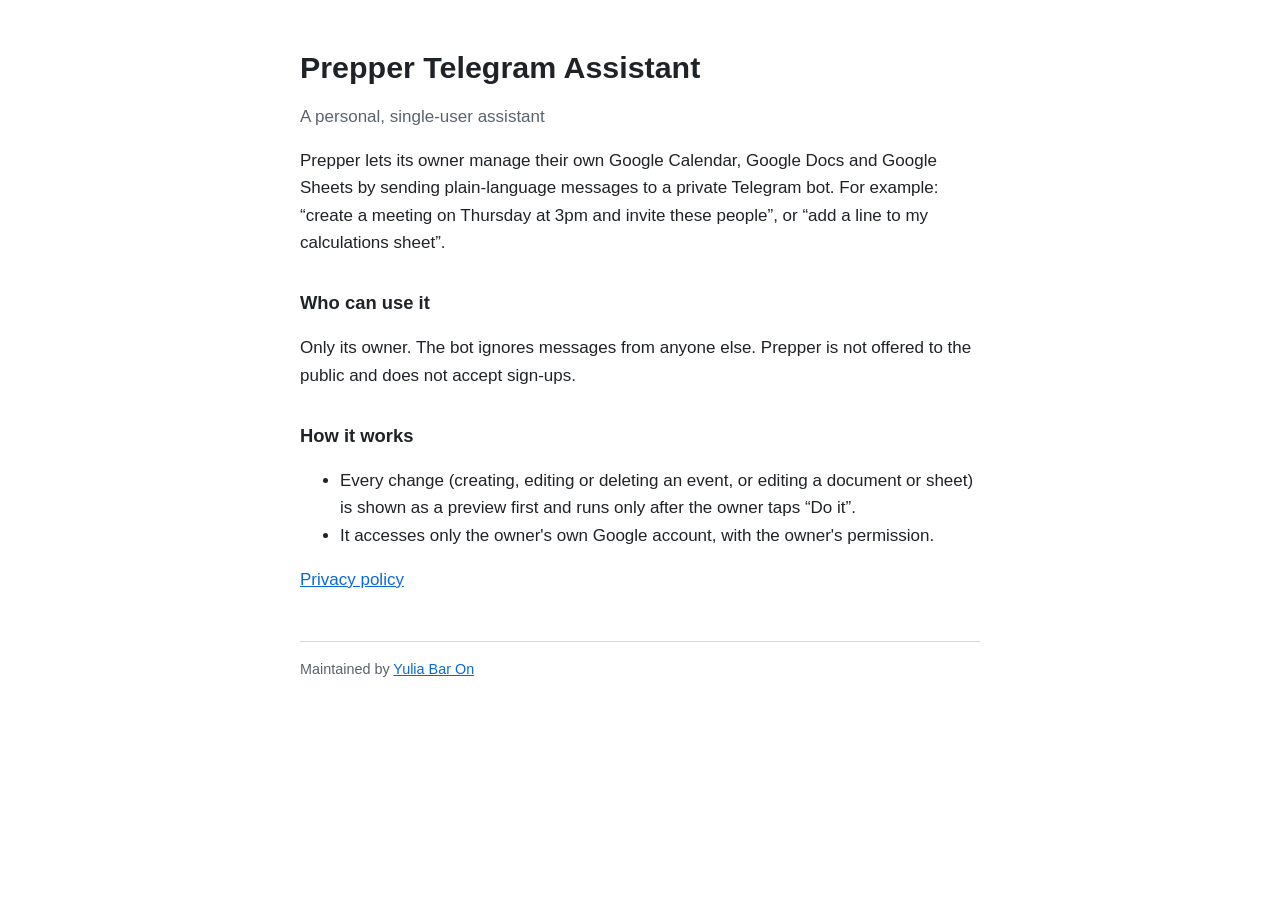
<file: index.html>
<!doctype html>
<html lang="en">
<head>
  <meta charset="utf-8">
  <meta name="viewport" content="width=device-width, initial-scale=1">
  <title>Prepper Telegram Assistant</title>
  <meta name="description" content="A personal assistant for managing its owner's own Google Calendar, Docs and Sheets through a private Telegram bot.">
  <link rel="stylesheet" href="style.css">
</head>
<body>
<main>
  <h1>Prepper Telegram Assistant</h1>
  <p class="muted">A personal, single-user assistant</p>

  <p>Prepper lets its owner manage their own Google Calendar, Google Docs and Google Sheets by sending
    plain-language messages to a private Telegram bot. For example: “create a meeting on Thursday at 3pm
    and invite these people”, or “add a line to my calculations sheet”.</p>

  <h2>Who can use it</h2>
  <p>Only its owner. The bot ignores messages from anyone else. Prepper is not offered to the public and
    does not accept sign-ups.</p>

  <h2>How it works</h2>
  <ul>
    <li>Every change (creating, editing or deleting an event, or editing a document or sheet) is shown as a
      preview first and runs only after the owner taps “Do it”.</li>
    <li>It accesses only the owner's own Google account, with the owner's permission.</li>
  </ul>

  <p><a href="privacy.html">Privacy policy</a></p>

  <footer>Maintained by <a href="https://github.com/yuliabaron">Yulia Bar On</a></footer>
</main>
</body>
</html>
</file>
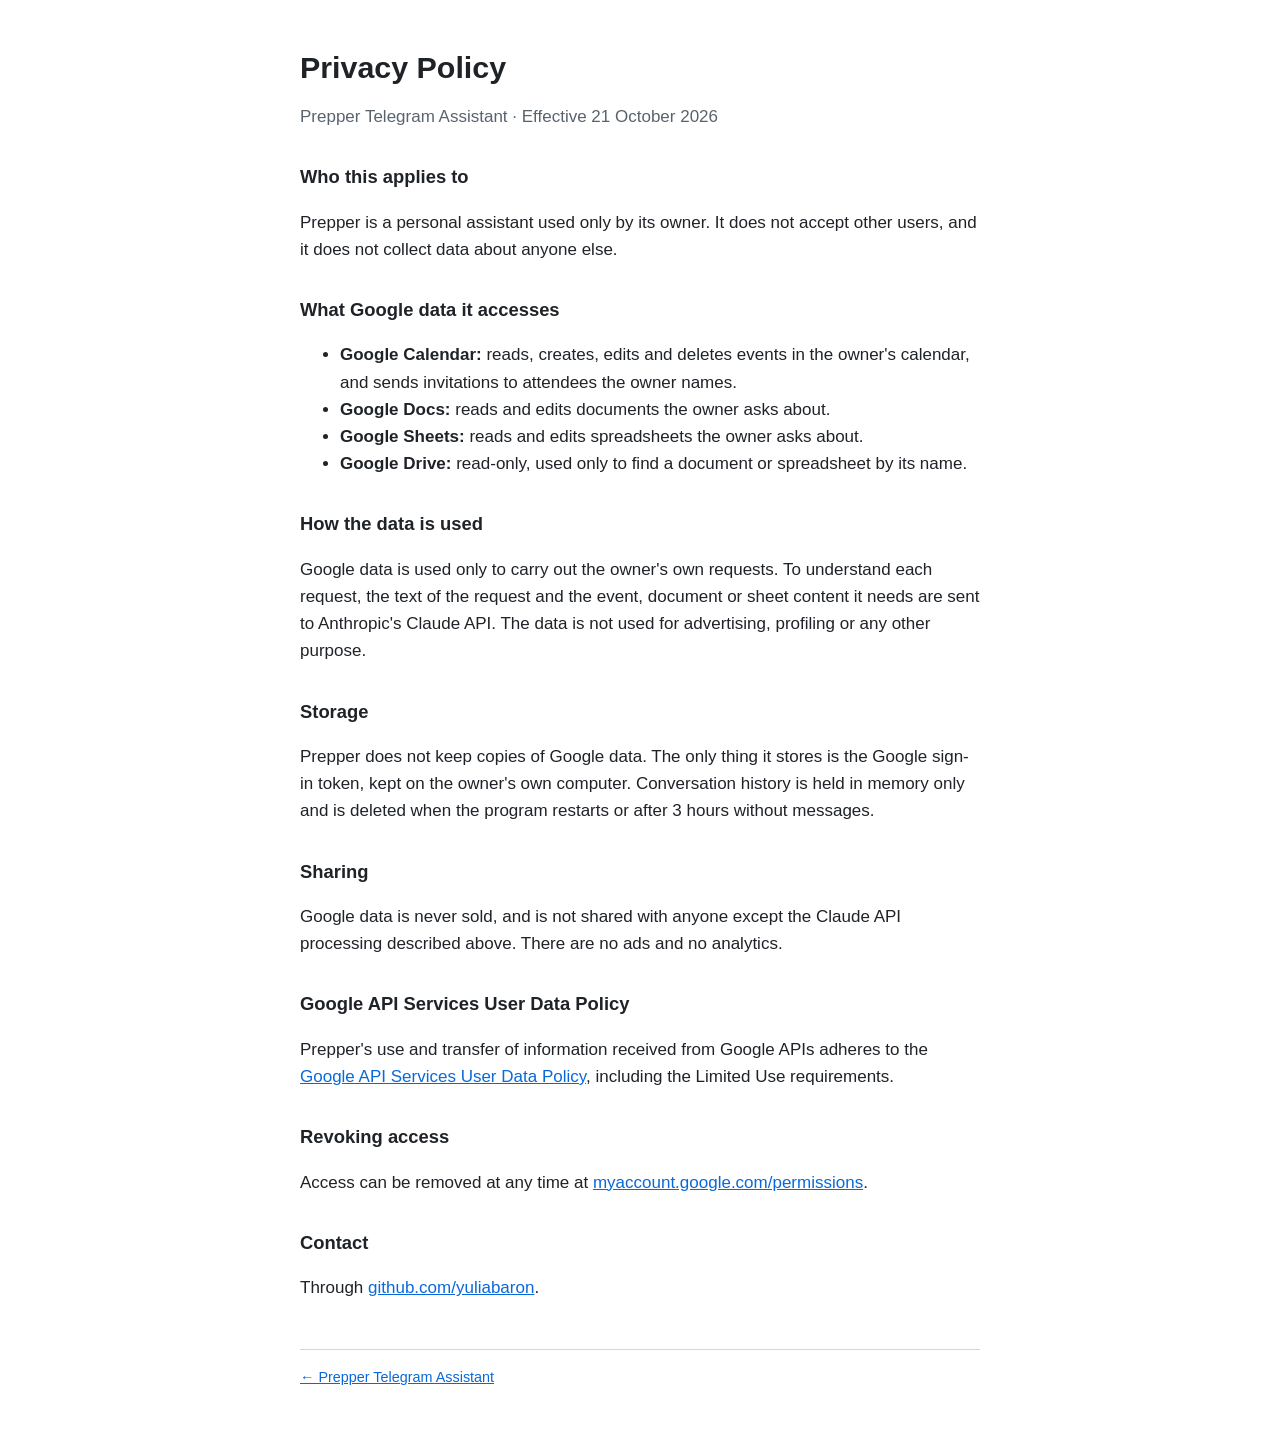
<file: privacy.html>
<!doctype html>
<html lang="en">
<head>
  <meta charset="utf-8">
  <meta name="viewport" content="width=device-width, initial-scale=1">
  <title>Prepper Privacy Policy</title>
  <meta name="description" content="How Prepper Telegram Assistant accesses, uses and stores Google user data.">
  <link rel="stylesheet" href="style.css">
</head>
<body>
<main>
  <h1>Privacy Policy</h1>
  <p class="muted">Prepper Telegram Assistant · Effective 21 October 2026</p>

  <h2>Who this applies to</h2>
  <p>Prepper is a personal assistant used only by its owner. It does not accept other users, and it does not
    collect data about anyone else.</p>

  <h2>What Google data it accesses</h2>
  <ul>
    <li><strong>Google Calendar:</strong> reads, creates, edits and deletes events in the owner's calendar,
      and sends invitations to attendees the owner names.</li>
    <li><strong>Google Docs:</strong> reads and edits documents the owner asks about.</li>
    <li><strong>Google Sheets:</strong> reads and edits spreadsheets the owner asks about.</li>
    <li><strong>Google Drive:</strong> read-only, used only to find a document or spreadsheet by its name.</li>
  </ul>

  <h2>How the data is used</h2>
  <p>Google data is used only to carry out the owner's own requests. To understand each request, the text
    of the request and the event, document or sheet content it needs are sent to Anthropic's Claude API.
    The data is not used for advertising, profiling or any other purpose.</p>

  <h2>Storage</h2>
  <p>Prepper does not keep copies of Google data. The only thing it stores is the Google sign-in token, kept
    on the owner's own computer. Conversation history is held in memory only and is deleted when the
    program restarts or after 3 hours without messages.</p>

  <h2>Sharing</h2>
  <p>Google data is never sold, and is not shared with anyone except the Claude API processing described
    above. There are no ads and no analytics.</p>

  <h2>Google API Services User Data Policy</h2>
  <p>Prepper's use and transfer of information received from Google APIs adheres to the
    <a href="https://developers.google.com/terms/api-services-user-data-policy">Google API Services User Data Policy</a>,
    including the Limited Use requirements.</p>

  <h2>Revoking access</h2>
  <p>Access can be removed at any time at
    <a href="https://myaccount.google.com/permissions">myaccount.google.com/permissions</a>.</p>

  <h2>Contact</h2>
  <p>Through <a href="https://github.com/yuliabaron">github.com/yuliabaron</a>.</p>

  <footer><a href="index.html">← Prepper Telegram Assistant</a></footer>
</main>
</body>
</html>
</file>
<file: style.css>
:root {
  --bg: #ffffff;
  --text: #1f2328;
  --muted: #59636e;
  --accent: #0969da;
  --border: #d1d9e0;
}
@media (prefers-color-scheme: dark) {
  :root {
    --bg: #0d1117;
    --text: #e6edf3;
    --muted: #9198a1;
    --accent: #4493f8;
    --border: #3d444d;
  }
}
body {
  margin: 0;
  background: var(--bg);
  color: var(--text);
  font: 17px/1.6 -apple-system, BlinkMacSystemFont, "Segoe UI", Helvetica, Arial, sans-serif;
}
main {
  max-width: 680px;
  margin: 0 auto;
  padding: 48px 16px;
}
h1 { font-size: 1.9rem; line-height: 1.25; margin: 0 0 8px; }
h2 { font-size: 1.15rem; margin: 32px 0 8px; }
p, li { color: var(--text); }
.muted { color: var(--muted); }
a { color: var(--accent); }
footer {
  margin-top: 48px;
  padding-top: 16px;
  border-top: 1px solid var(--border);
  color: var(--muted);
  font-size: 0.9rem;
}
</file>
